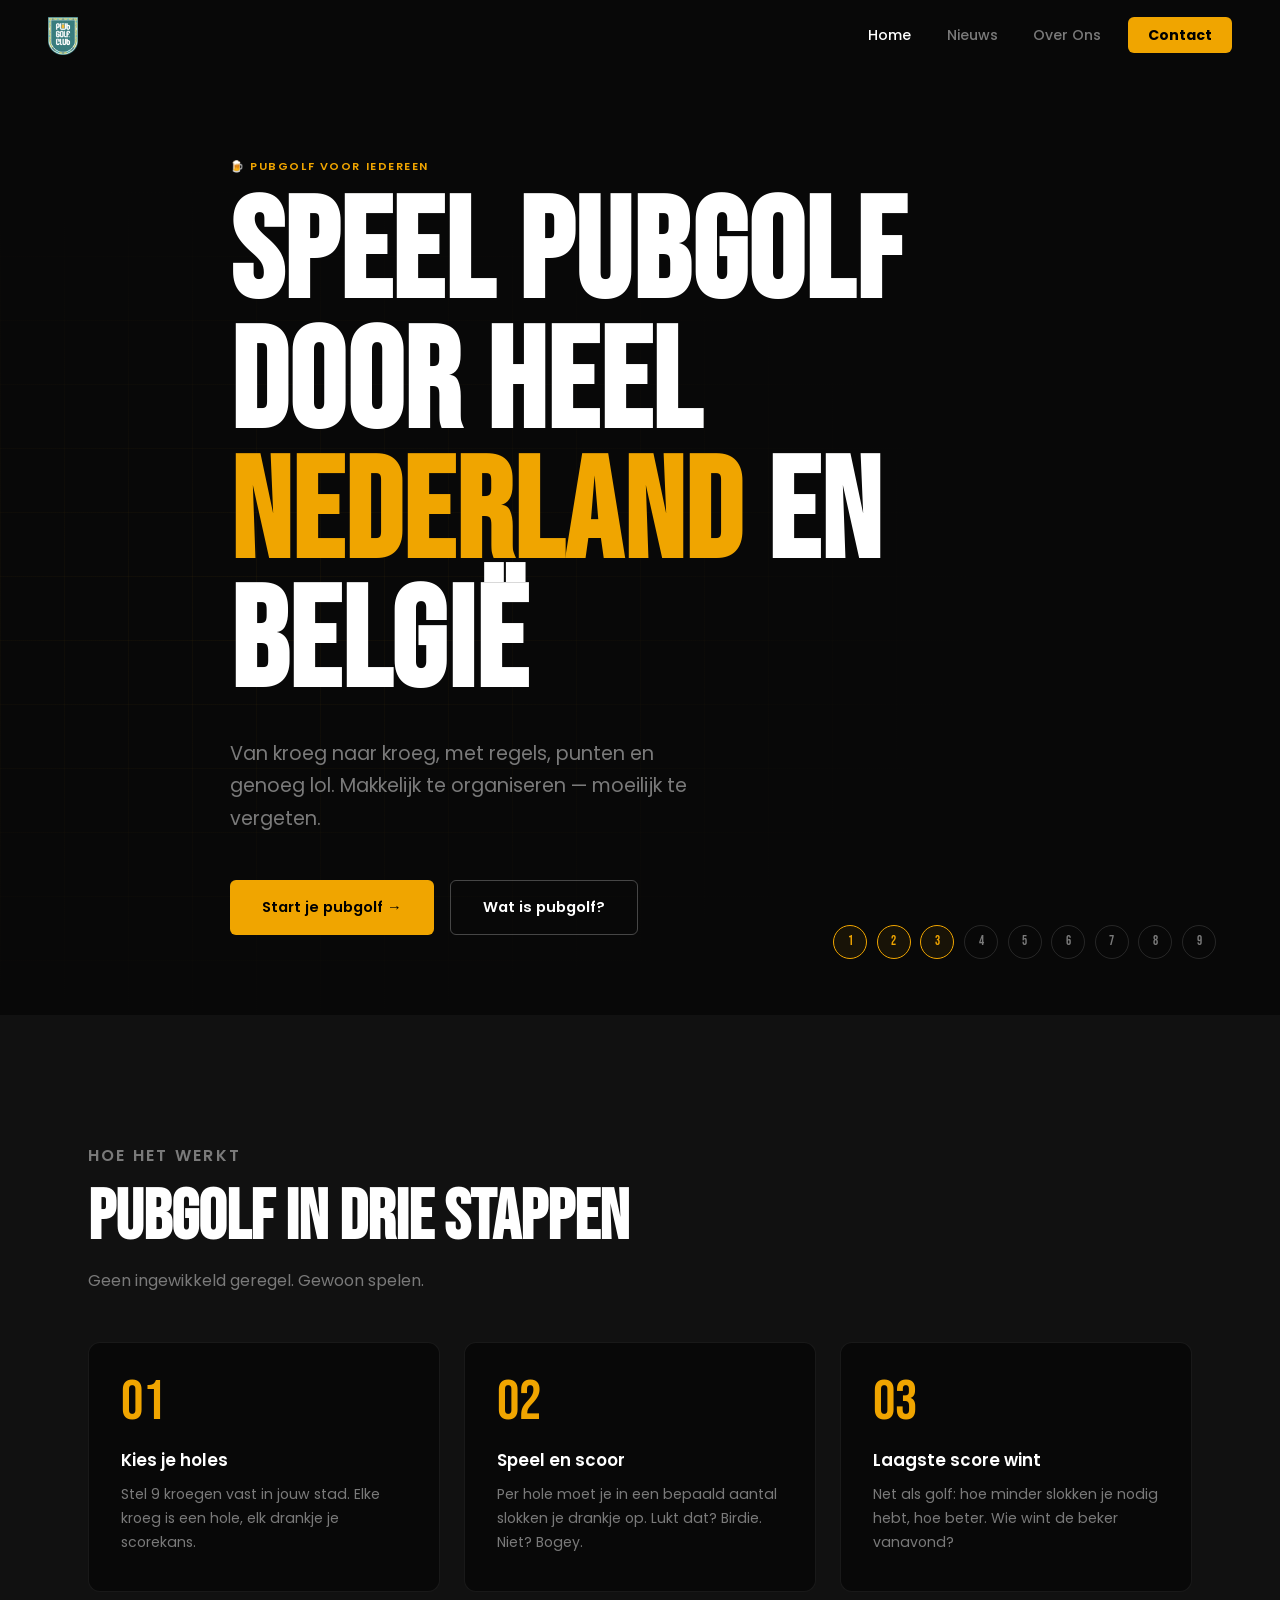
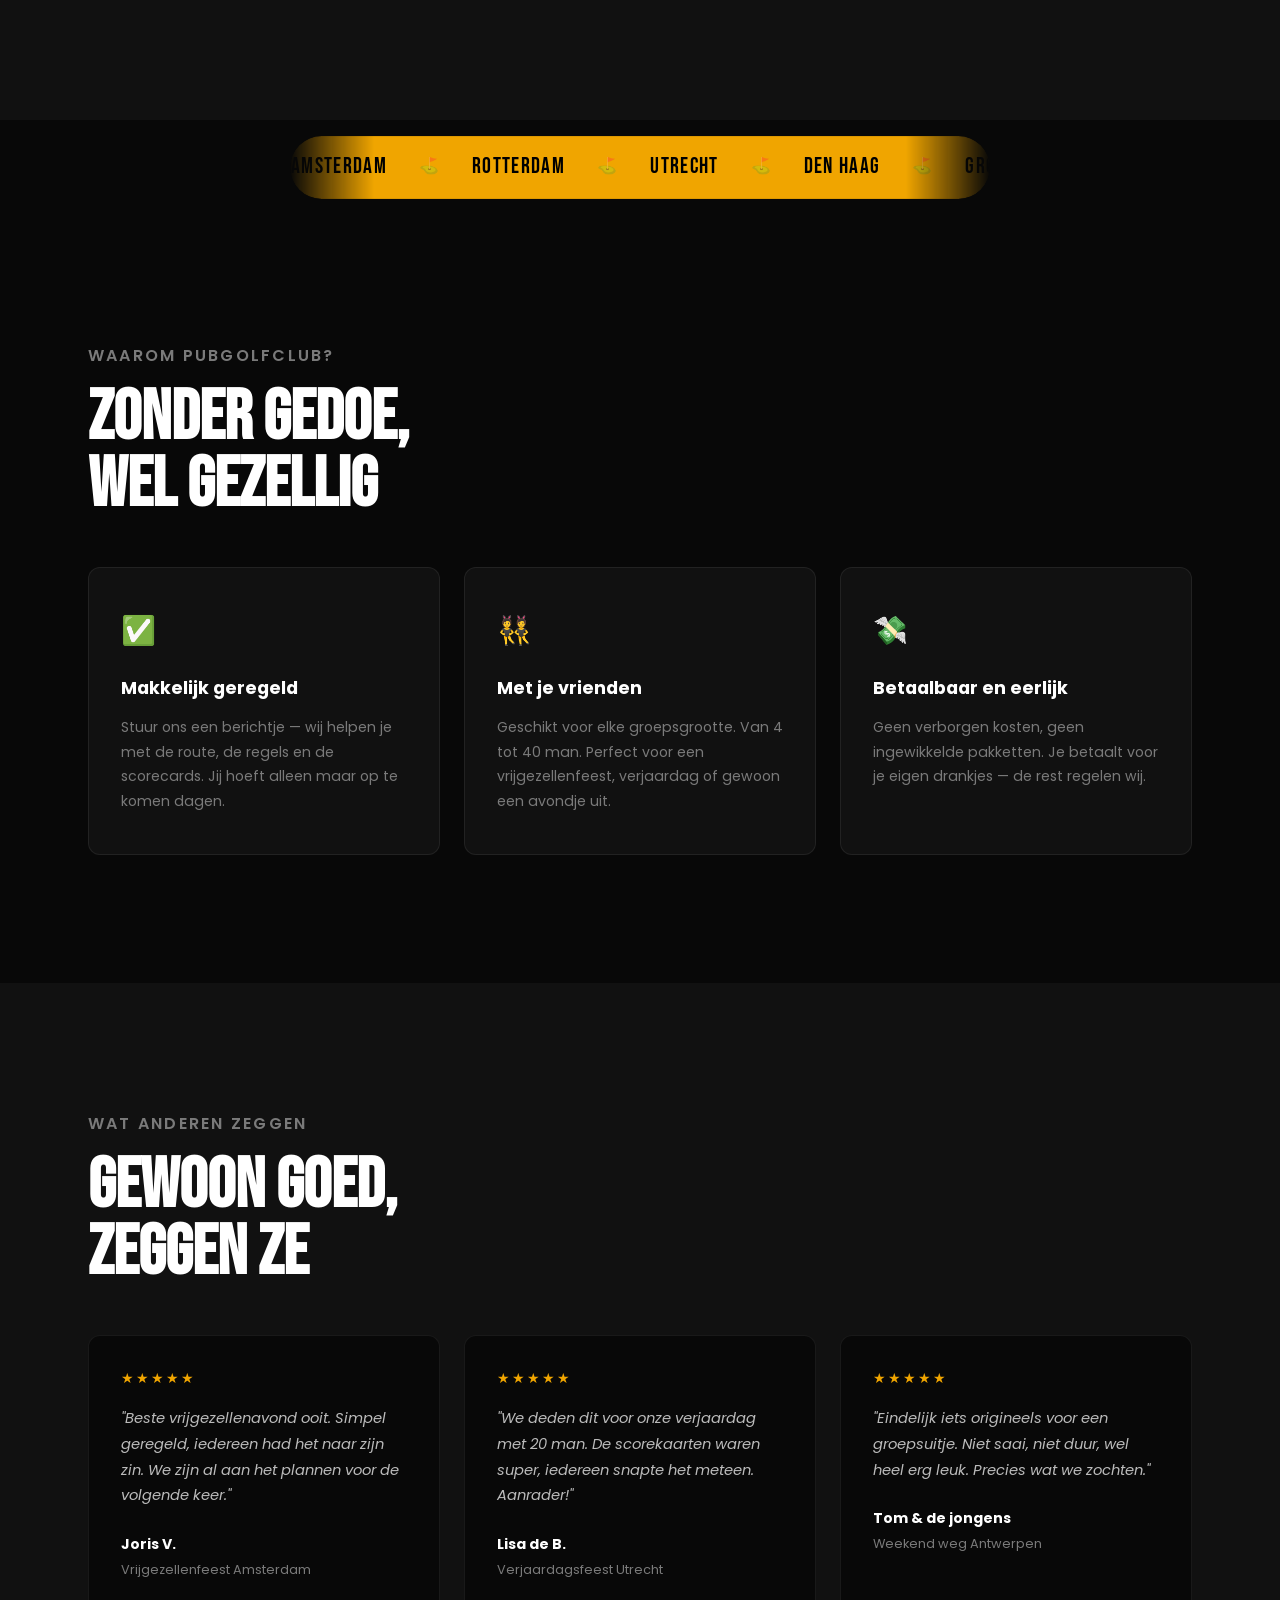
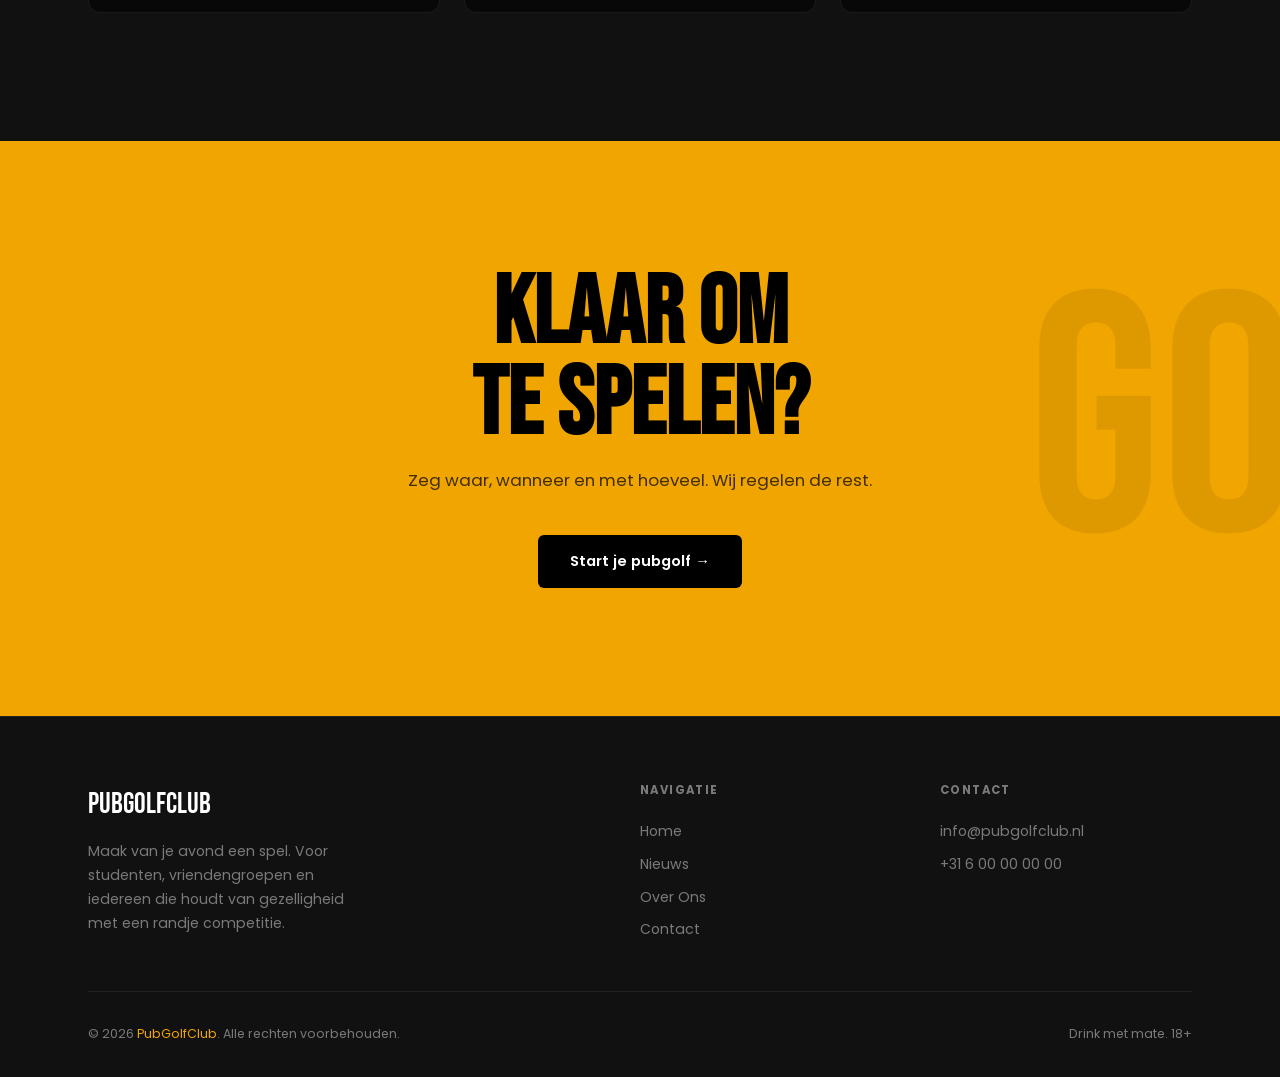
<file: index.html>
<!DOCTYPE html>
<html lang="nl">
<head>
  <meta charset="UTF-8">
  <meta name="viewport" content="width=device-width, initial-scale=1.0">
  <title>PubGolfClub — Maak van je avond een spel</title>
  <meta name="description" content="Organiseer makkelijk een pubgolf avond met je vrienden. Geen gedoe, gewoon spelen. Ideaal voor vrijgezellenfeest, verjaardag of groepsuitje.">
  <link rel="stylesheet" href="assets/css/style.css">
</head>
<body>

  <!-- ── Nav ── -->
  <nav class="nav" id="nav">
    <div class="nav__container">
      <a href="index.html" class="nav__logo">
        <img src="assets/images/pubgolf logo (1).png" alt="PubGolfClub" class="nav__logo-img"
             onerror="this.style.display='none';document.getElementById('logoText').style.display='block'">
        <span class="nav__logo-text" id="logoText" style="display:none">PubGolfClub</span>
      </a>
      <ul class="nav__links" id="navLinks">
        <li><a href="index.html"    class="nav__link">Home</a></li>
        <li><a href="nieuws.html"   class="nav__link">Nieuws</a></li>
        <li><a href="over-ons.html" class="nav__link">Over Ons</a></li>
        <li><a href="contact.html"  class="nav__link nav__link--cta">Contact</a></li>
      </ul>
      <button class="nav__hamburger" id="hamburger" aria-label="Menu openen" aria-expanded="false">
        <span></span><span></span><span></span>
      </button>
    </div>
  </nav>

  <!-- ── Hero ── -->
  <section class="hero">
    <div class="hero__deco" aria-hidden="true">9</div>
    <div class="container">
      <div class="hero__content">
        <p class="tag">🍺 Pubgolf voor iedereen</p>
        <h1 class="hero__title">
          Speel Pubgolf<br>door heel<br><em>Nederland</em> en België
        </h1>
        <p class="hero__tagline">
          Van kroeg naar kroeg, met regels, punten en genoeg lol.
          Makkelijk te organiseren — moeilijk te vergeten.
        </p>
        <div class="hero__actions">
          <a href="contact.html" class="btn btn--amber">Start je pubgolf →</a>
          <a href="over-ons.html" class="btn btn--outline">Wat is pubgolf?</a>
        </div>
      </div>
    </div>
    <div class="hero__holes" aria-hidden="true">
      <div class="hero__hole done">1</div>
      <div class="hero__hole done">2</div>
      <div class="hero__hole done">3</div>
      <div class="hero__hole">4</div>
      <div class="hero__hole">5</div>
      <div class="hero__hole">6</div>
      <div class="hero__hole">7</div>
      <div class="hero__hole">8</div>
      <div class="hero__hole">9</div>
    </div>
  </section>

  <!-- ── How it works ── -->
  <section class="how section">
    <div class="container">
      <div class="section-header fade-up">
        <p class="tag">Hoe het werkt</p>
        <h2>Pubgolf in drie stappen</h2>
        <p>Geen ingewikkeld geregel. Gewoon spelen.</p>
      </div>
      <div class="how__grid">
        <div class="how__item fade-up">
          <div class="how__num">01</div>
          <h3>Kies je holes</h3>
          <p>Stel 9 kroegen vast in jouw stad. Elke kroeg is een hole, elk drankje je scorekans.</p>
        </div>
        <div class="how__item fade-up">
          <div class="how__num">02</div>
          <h3>Speel en scoor</h3>
          <p>Per hole moet je in een bepaald aantal slokken je drankje op. Lukt dat? Birdie. Niet? Bogey.</p>
        </div>
        <div class="how__item fade-up">
          <div class="how__num">03</div>
          <h3>Laagste score wint</h3>
          <p>Net als golf: hoe minder slokken je nodig hebt, hoe beter. Wie wint de beker vanavond?</p>
        </div>
      </div>
    </div>
  </section>

  <!-- ── Infinite Slider ── -->
  <div class="slider">
    <div class="slider__track">
      <div class="slider__inner" id="sliderInner">
        <span>Amsterdam</span>
        <span class="slider__dot" aria-hidden="true">⛳</span>
        <span>Rotterdam</span>
        <span class="slider__dot" aria-hidden="true">⛳</span>
        <span>Utrecht</span>
        <span class="slider__dot" aria-hidden="true">⛳</span>
        <span>Den Haag</span>
        <span class="slider__dot" aria-hidden="true">⛳</span>
        <span>Groningen</span>
        <span class="slider__dot" aria-hidden="true">⛳</span>
        <span>Antwerpen</span>
        <span class="slider__dot" aria-hidden="true">⛳</span>
        <span>Gent</span>
        <span class="slider__dot" aria-hidden="true">⛳</span>
        <span>Eindhoven</span>
        <span class="slider__dot" aria-hidden="true">⛳</span>
        <span>Breda</span>
        <span class="slider__dot" aria-hidden="true">⛳</span>
        <span>Brussel</span>
        <span class="slider__dot" aria-hidden="true">⛳</span>
      </div>
    </div>
  </div>

  <!-- ── USP ── -->
  <section class="section">
    <div class="container">
      <div class="section-header fade-up">
        <p class="tag">Waarom PubGolfClub?</p>
        <h2>Zonder gedoe,<br>wel gezellig</h2>
      </div>
      <div class="usp__grid">
        <div class="usp__card fade-up">
          <div class="usp__icon">✅</div>
          <h3>Makkelijk geregeld</h3>
          <p>Stuur ons een berichtje — wij helpen je met de route, de regels en de scorecards. Jij hoeft alleen maar op te komen dagen.</p>
        </div>
        <div class="usp__card fade-up">
          <div class="usp__icon">👯</div>
          <h3>Met je vrienden</h3>
          <p>Geschikt voor elke groepsgrootte. Van 4 tot 40 man. Perfect voor een vrijgezellenfeest, verjaardag of gewoon een avondje uit.</p>
        </div>
        <div class="usp__card fade-up">
          <div class="usp__icon">💸</div>
          <h3>Betaalbaar en eerlijk</h3>
          <p>Geen verborgen kosten, geen ingewikkelde pakketten. Je betaalt voor je eigen drankjes — de rest regelen wij.</p>
        </div>
      </div>
    </div>
  </section>

  <!-- ── Testimonials ── -->
  <section class="testimonials section">
    <div class="container">
      <div class="section-header fade-up">
        <p class="tag">Wat anderen zeggen</p>
        <h2>Gewoon goed,<br>zeggen ze</h2>
      </div>
      <div class="testimonials__grid">
        <div class="testimonial fade-up">
          <div class="testimonial__stars">★★★★★</div>
          <p class="testimonial__text">"Beste vrijgezellenavond ooit. Simpel geregeld, iedereen had het naar zijn zin. We zijn al aan het plannen voor de volgende keer."</p>
          <div class="testimonial__author">Joris V.</div>
          <div class="testimonial__role">Vrijgezellenfeest Amsterdam</div>
        </div>
        <div class="testimonial fade-up">
          <div class="testimonial__stars">★★★★★</div>
          <p class="testimonial__text">"We deden dit voor onze verjaardag met 20 man. De scorekaarten waren super, iedereen snapte het meteen. Aanrader!"</p>
          <div class="testimonial__author">Lisa de B.</div>
          <div class="testimonial__role">Verjaardagsfeest Utrecht</div>
        </div>
        <div class="testimonial fade-up">
          <div class="testimonial__stars">★★★★★</div>
          <p class="testimonial__text">"Eindelijk iets origineels voor een groepsuitje. Niet saai, niet duur, wel heel erg leuk. Precies wat we zochten."</p>
          <div class="testimonial__author">Tom & de jongens</div>
          <div class="testimonial__role">Weekend weg Antwerpen</div>
        </div>
      </div>
    </div>
  </section>

  <!-- ── CTA Block ── -->
  <section class="cta-block">
    <h2>Klaar om<br>te spelen?</h2>
    <p>Zeg waar, wanneer en met hoeveel. Wij regelen de rest.</p>
    <a href="contact.html" class="btn btn--dark">Start je pubgolf →</a>
  </section>

  <!-- ── Footer ── -->
  <footer class="footer">
    <div class="container">
      <div class="footer__inner">
        <div class="footer__brand">
          <div class="footer__brand-name">PubGolfClub</div>
          <p>Maak van je avond een spel. Voor studenten, vriendengroepen en iedereen die houdt van gezelligheid met een randje competitie.</p>
        </div>
        <div class="footer__col">
          <h4>Navigatie</h4>
          <a href="index.html">Home</a>
          <a href="nieuws.html">Nieuws</a>
          <a href="over-ons.html">Over Ons</a>
          <a href="contact.html">Contact</a>
        </div>
        <div class="footer__col">
          <h4>Contact</h4>
          <a href="mailto:info@pubgolfclub.nl">info@pubgolfclub.nl</a>
          <a href="tel:+31600000000">+31 6 00 00 00 00</a>
        </div>
      </div>
      <div class="footer__bottom">
        <p class="footer__copy">© 2026 <span class="footer__amber">PubGolfClub</span>. Alle rechten voorbehouden.</p>
        <p class="footer__copy">Drink met mate. 18+</p>
      </div>
    </div>
  </footer>

  <script src="assets/js/main.js"></script>
</body>
</html>
</file>
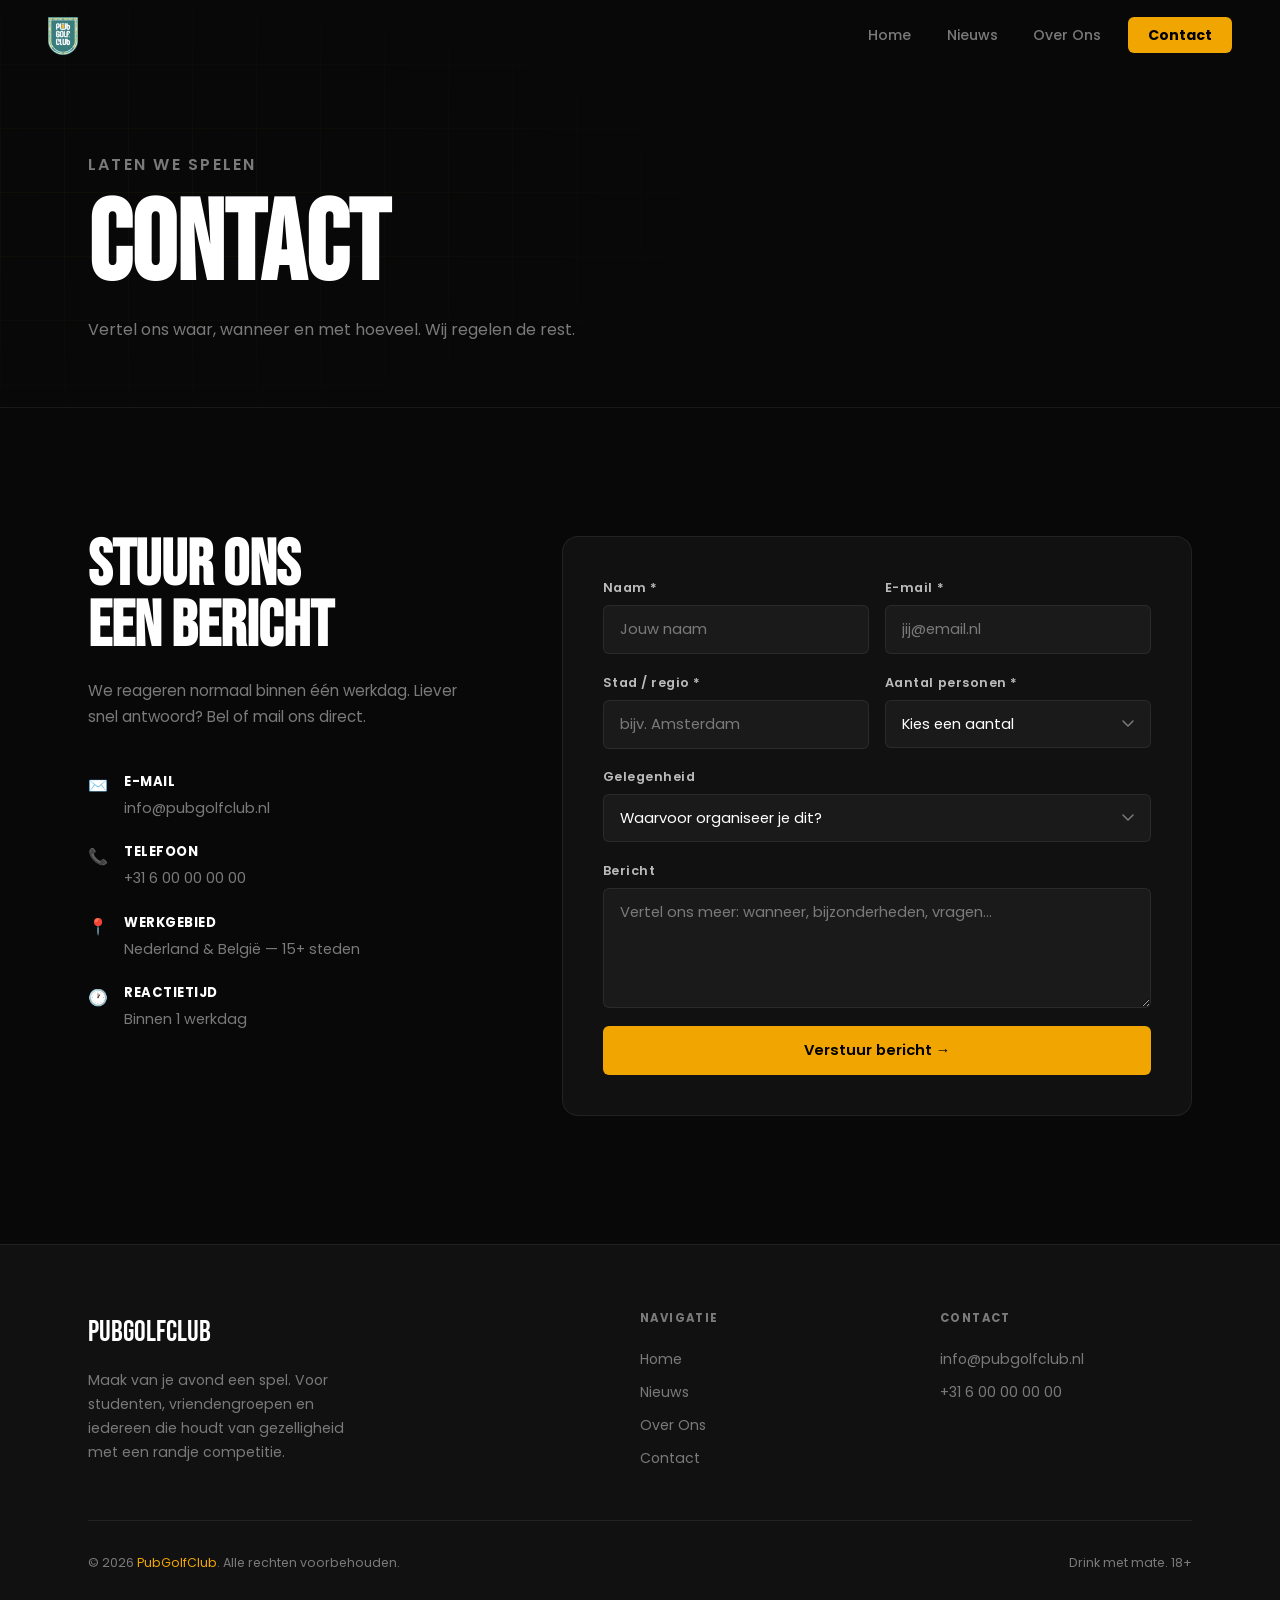
<file: contact.html>
<!DOCTYPE html>
<html lang="nl">
<head>
  <meta charset="UTF-8">
  <meta name="viewport" content="width=device-width, initial-scale=1.0">
  <title>Contact — PubGolfClub</title>
  <meta name="description" content="Neem contact op met PubGolfClub. Vertel ons waar, wanneer en met hoeveel jullie willen spelen.">
  <link rel="stylesheet" href="assets/css/style.css">
</head>
<body>

  <!-- ── Nav ── -->
  <nav class="nav" id="nav">
    <div class="nav__container">
      <a href="index.html" class="nav__logo">
        <img src="assets/images/pubgolf logo (1).png" alt="PubGolfClub" class="nav__logo-img"
             onerror="this.style.display='none';document.getElementById('logoText').style.display='block'">
        <span class="nav__logo-text" id="logoText" style="display:none">PubGolfClub</span>
      </a>
      <ul class="nav__links" id="navLinks">
        <li><a href="index.html"    class="nav__link">Home</a></li>
        <li><a href="nieuws.html"   class="nav__link">Nieuws</a></li>
        <li><a href="over-ons.html" class="nav__link">Over Ons</a></li>
        <li><a href="contact.html"  class="nav__link nav__link--cta">Contact</a></li>
      </ul>
      <button class="nav__hamburger" id="hamburger" aria-label="Menu openen" aria-expanded="false">
        <span></span><span></span><span></span>
      </button>
    </div>
  </nav>

  <!-- ── Page Hero ── -->
  <section class="page-hero">
    <div class="container">
      <p class="tag">Laten we spelen</p>
      <h1>Contact</h1>
      <p>Vertel ons waar, wanneer en met hoeveel. Wij regelen de rest.</p>
    </div>
  </section>

  <!-- ── Contact Layout ── -->
  <section class="section">
    <div class="container">
      <div class="contact-layout">

        <!-- Info -->
        <div class="contact-info fade-up">
          <h2>Stuur ons<br>een bericht</h2>
          <p>
            We reageren normaal binnen één werkdag.
            Liever snel antwoord? Bel of mail ons direct.
          </p>
          <div class="contact-details">
            <div class="contact-detail">
              <div class="contact-detail__icon">✉️</div>
              <div>
                <strong>E-mail</strong>
                <span><a href="mailto:info@pubgolfclub.nl" style="color:inherit">info@pubgolfclub.nl</a></span>
              </div>
            </div>
            <div class="contact-detail">
              <div class="contact-detail__icon">📞</div>
              <div>
                <strong>Telefoon</strong>
                <span><a href="tel:+31600000000" style="color:inherit">+31 6 00 00 00 00</a></span>
              </div>
            </div>
            <div class="contact-detail">
              <div class="contact-detail__icon">📍</div>
              <div>
                <strong>Werkgebied</strong>
                <span>Nederland & België — 15+ steden</span>
              </div>
            </div>
            <div class="contact-detail">
              <div class="contact-detail__icon">🕐</div>
              <div>
                <strong>Reactietijd</strong>
                <span>Binnen 1 werkdag</span>
              </div>
            </div>
          </div>
        </div>

        <!-- Form -->
        <div class="contact-form fade-up">
          <div class="form-success" id="formSuccess">
            ✅ Bericht verzonden! We nemen zo snel mogelijk contact op.
          </div>

          <!-- Netlify Forms: data-netlify="true" zorgt voor automatische verwerking -->
          <form
            id="contactForm"
            name="contact"
            method="POST"
            data-netlify="true"
            netlify-honeypot="bot-field"
          >
            <!-- Netlify hidden fields -->
            <input type="hidden" name="form-name" value="contact">
            <p style="display:none">
              <label>Laat dit leeg: <input name="bot-field"></label>
            </p>

            <div class="form-row">
              <div class="form-group">
                <label for="naam">Naam *</label>
                <input type="text" id="naam" name="naam" placeholder="Jouw naam" required>
              </div>
              <div class="form-group">
                <label for="email">E-mail *</label>
                <input type="email" id="email" name="email" placeholder="jij@email.nl" required>
              </div>
            </div>

            <div class="form-row">
              <div class="form-group">
                <label for="stad">Stad / regio *</label>
                <input type="text" id="stad" name="stad" placeholder="bijv. Amsterdam" required>
              </div>
              <div class="form-group">
                <label for="personen">Aantal personen *</label>
                <select id="personen" name="personen" required>
                  <option value="" disabled selected>Kies een aantal</option>
                  <option value="2-5">2 – 5 personen</option>
                  <option value="6-10">6 – 10 personen</option>
                  <option value="11-20">11 – 20 personen</option>
                  <option value="21-40">21 – 40 personen</option>
                  <option value="40+">40+ personen</option>
                </select>
              </div>
            </div>

            <div class="form-group">
              <label for="gelegenheid">Gelegenheid</label>
              <select id="gelegenheid" name="gelegenheid">
                <option value="" disabled selected>Waarvoor organiseer je dit?</option>
                <option value="vrijgezellenfeest">Vrijgezellenfeest</option>
                <option value="verjaardag">Verjaardag</option>
                <option value="weekendweg">Weekend weg</option>
                <option value="groepsuitje">Groepsuitje</option>
                <option value="studentenvereniging">Studentenvereniging</option>
                <option value="anders">Anders</option>
              </select>
            </div>

            <div class="form-group">
              <label for="bericht">Bericht</label>
              <textarea id="bericht" name="bericht" placeholder="Vertel ons meer: wanneer, bijzonderheden, vragen…"></textarea>
            </div>

            <button type="submit" class="btn btn--amber" id="submitBtn" style="width:100%; justify-content:center">
              Verstuur bericht →
            </button>
          </form>
        </div>

      </div>
    </div>
  </section>

  <!-- ── Footer ── -->
  <footer class="footer">
    <div class="container">
      <div class="footer__inner">
        <div class="footer__brand">
          <div class="footer__brand-name">PubGolfClub</div>
          <p>Maak van je avond een spel. Voor studenten, vriendengroepen en iedereen die houdt van gezelligheid met een randje competitie.</p>
        </div>
        <div class="footer__col">
          <h4>Navigatie</h4>
          <a href="index.html">Home</a>
          <a href="nieuws.html">Nieuws</a>
          <a href="over-ons.html">Over Ons</a>
          <a href="contact.html">Contact</a>
        </div>
        <div class="footer__col">
          <h4>Contact</h4>
          <a href="mailto:info@pubgolfclub.nl">info@pubgolfclub.nl</a>
          <a href="tel:+31600000000">+31 6 00 00 00 00</a>
        </div>
      </div>
      <div class="footer__bottom">
        <p class="footer__copy">© 2026 <span class="footer__amber">PubGolfClub</span>. Alle rechten voorbehouden.</p>
        <p class="footer__copy">Drink met mate. 18+</p>
      </div>
    </div>
  </footer>

  <script src="assets/js/main.js"></script>
</body>
</html>
</file>
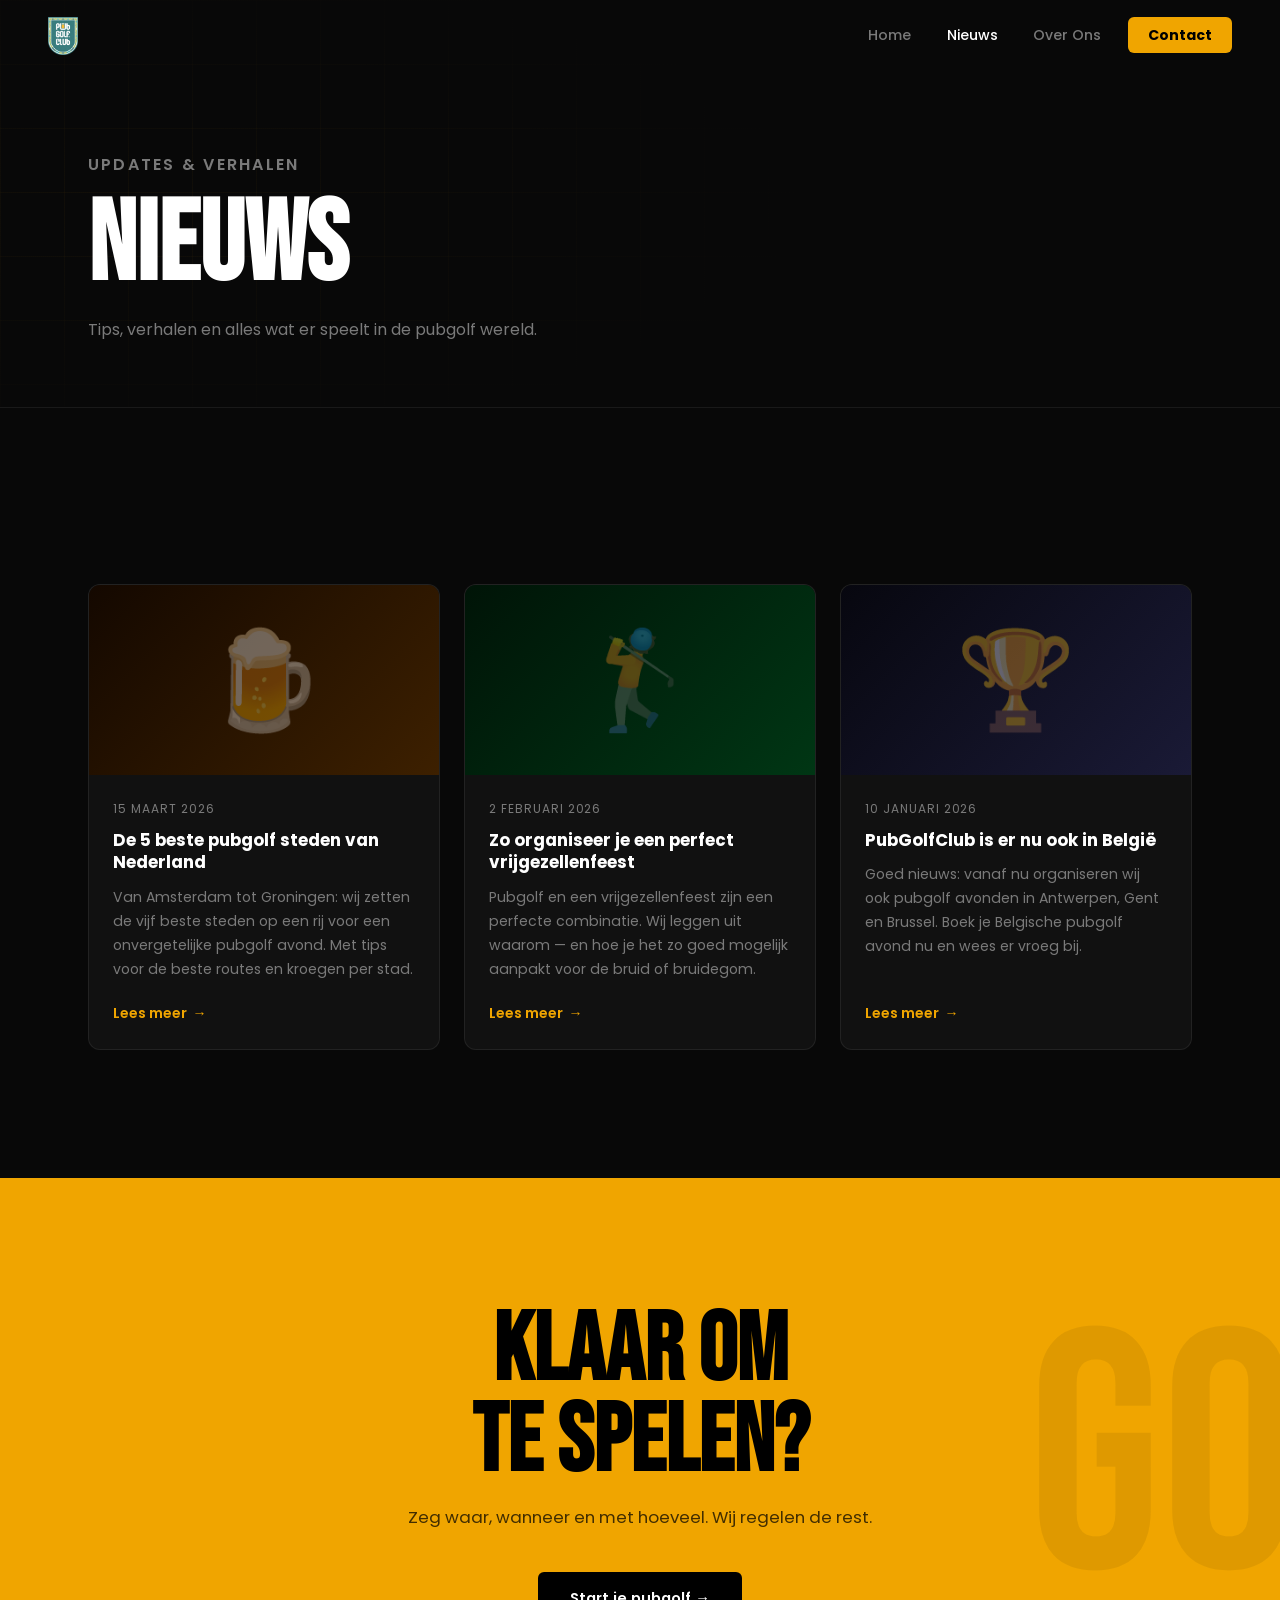
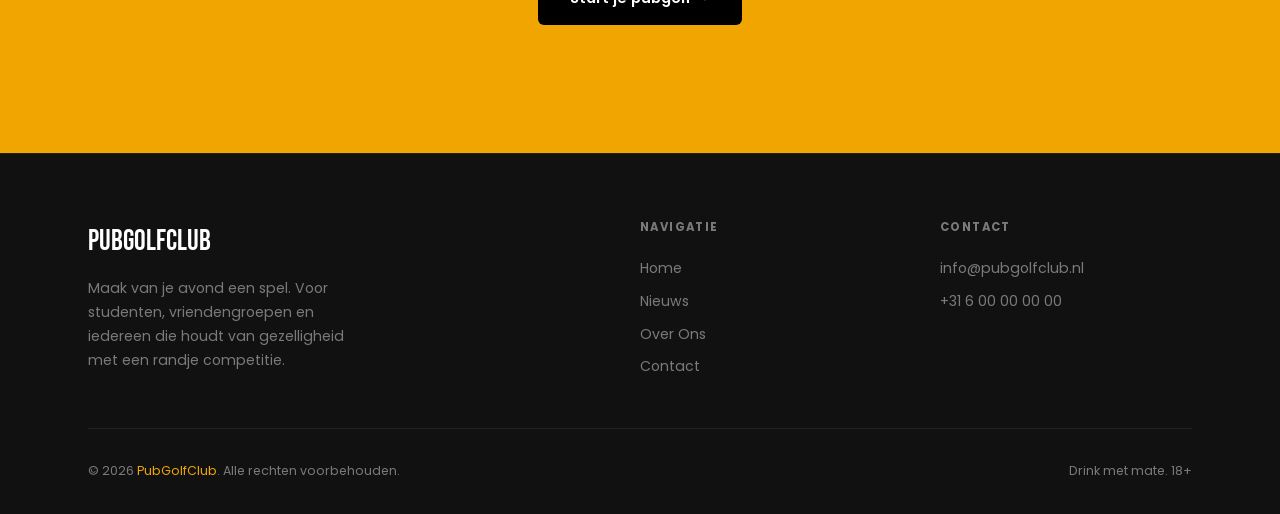
<file: nieuws.html>
<!DOCTYPE html>
<html lang="nl">
<head>
  <meta charset="UTF-8">
  <meta name="viewport" content="width=device-width, initial-scale=1.0">
  <title>Nieuws — PubGolfClub</title>
  <meta name="description" content="Het laatste nieuws van PubGolfClub. Tips, verhalen en updates uit de pubgolf wereld.">
  <link rel="stylesheet" href="assets/css/style.css">
</head>
<body>

  <!-- ── Nav ── -->
  <nav class="nav" id="nav">
    <div class="nav__container">
      <a href="index.html" class="nav__logo">
        <img src="assets/images/pubgolf logo (1).png" alt="PubGolfClub" class="nav__logo-img"
             onerror="this.style.display='none';document.getElementById('logoText').style.display='block'">
        <span class="nav__logo-text" id="logoText" style="display:none">PubGolfClub</span>
      </a>
      <ul class="nav__links" id="navLinks">
        <li><a href="index.html"    class="nav__link">Home</a></li>
        <li><a href="nieuws.html"   class="nav__link">Nieuws</a></li>
        <li><a href="over-ons.html" class="nav__link">Over Ons</a></li>
        <li><a href="contact.html"  class="nav__link nav__link--cta">Contact</a></li>
      </ul>
      <button class="nav__hamburger" id="hamburger" aria-label="Menu openen" aria-expanded="false">
        <span></span><span></span><span></span>
      </button>
    </div>
  </nav>

  <!-- ── Page Hero ── -->
  <section class="page-hero">
    <div class="container">
      <p class="tag">Updates & Verhalen</p>
      <h1>Nieuws</h1>
      <p>Tips, verhalen en alles wat er speelt in de pubgolf wereld.</p>
    </div>
  </section>

  <!-- ── News Grid ── -->
  <section class="section">
    <div class="container">
      <div class="news__grid">

        <article class="news-card fade-up">
          <div class="news-card__visual news-card__visual--1">
            <div class="visual-deco">🍺</div>
          </div>
          <div class="news-card__body">
            <div class="news-card__date">15 maart 2026</div>
            <h2 class="news-card__title">De 5 beste pubgolf steden van Nederland</h2>
            <p class="news-card__intro">Van Amsterdam tot Groningen: wij zetten de vijf beste steden op een rij voor een onvergetelijke pubgolf avond. Met tips voor de beste routes en kroegen per stad.</p>
            <a href="#" class="news-card__link">Lees meer</a>
          </div>
        </article>

        <article class="news-card fade-up">
          <div class="news-card__visual news-card__visual--2">
            <div class="visual-deco">🏌️</div>
          </div>
          <div class="news-card__body">
            <div class="news-card__date">2 februari 2026</div>
            <h2 class="news-card__title">Zo organiseer je een perfect vrijgezellenfeest</h2>
            <p class="news-card__intro">Pubgolf en een vrijgezellenfeest zijn een perfecte combinatie. Wij leggen uit waarom — en hoe je het zo goed mogelijk aanpakt voor de bruid of bruidegom.</p>
            <a href="#" class="news-card__link">Lees meer</a>
          </div>
        </article>

        <article class="news-card fade-up">
          <div class="news-card__visual news-card__visual--3">
            <div class="visual-deco">🏆</div>
          </div>
          <div class="news-card__body">
            <div class="news-card__date">10 januari 2026</div>
            <h2 class="news-card__title">PubGolfClub is er nu ook in België</h2>
            <p class="news-card__intro">Goed nieuws: vanaf nu organiseren wij ook pubgolf avonden in Antwerpen, Gent en Brussel. Boek je Belgische pubgolf avond nu en wees er vroeg bij.</p>
            <a href="#" class="news-card__link">Lees meer</a>
          </div>
        </article>

      </div>
    </div>
  </section>

  <!-- ── CTA Block ── -->
  <section class="cta-block">
    <h2>Klaar om<br>te spelen?</h2>
    <p>Zeg waar, wanneer en met hoeveel. Wij regelen de rest.</p>
    <a href="contact.html" class="btn btn--dark">Start je pubgolf →</a>
  </section>

  <!-- ── Footer ── -->
  <footer class="footer">
    <div class="container">
      <div class="footer__inner">
        <div class="footer__brand">
          <div class="footer__brand-name">PubGolfClub</div>
          <p>Maak van je avond een spel. Voor studenten, vriendengroepen en iedereen die houdt van gezelligheid met een randje competitie.</p>
        </div>
        <div class="footer__col">
          <h4>Navigatie</h4>
          <a href="index.html">Home</a>
          <a href="nieuws.html">Nieuws</a>
          <a href="over-ons.html">Over Ons</a>
          <a href="contact.html">Contact</a>
        </div>
        <div class="footer__col">
          <h4>Contact</h4>
          <a href="mailto:info@pubgolfclub.nl">info@pubgolfclub.nl</a>
          <a href="tel:+31600000000">+31 6 00 00 00 00</a>
        </div>
      </div>
      <div class="footer__bottom">
        <p class="footer__copy">© 2026 <span class="footer__amber">PubGolfClub</span>. Alle rechten voorbehouden.</p>
        <p class="footer__copy">Drink met mate. 18+</p>
      </div>
    </div>
  </footer>

  <script src="assets/js/main.js"></script>
</body>
</html>
</file>
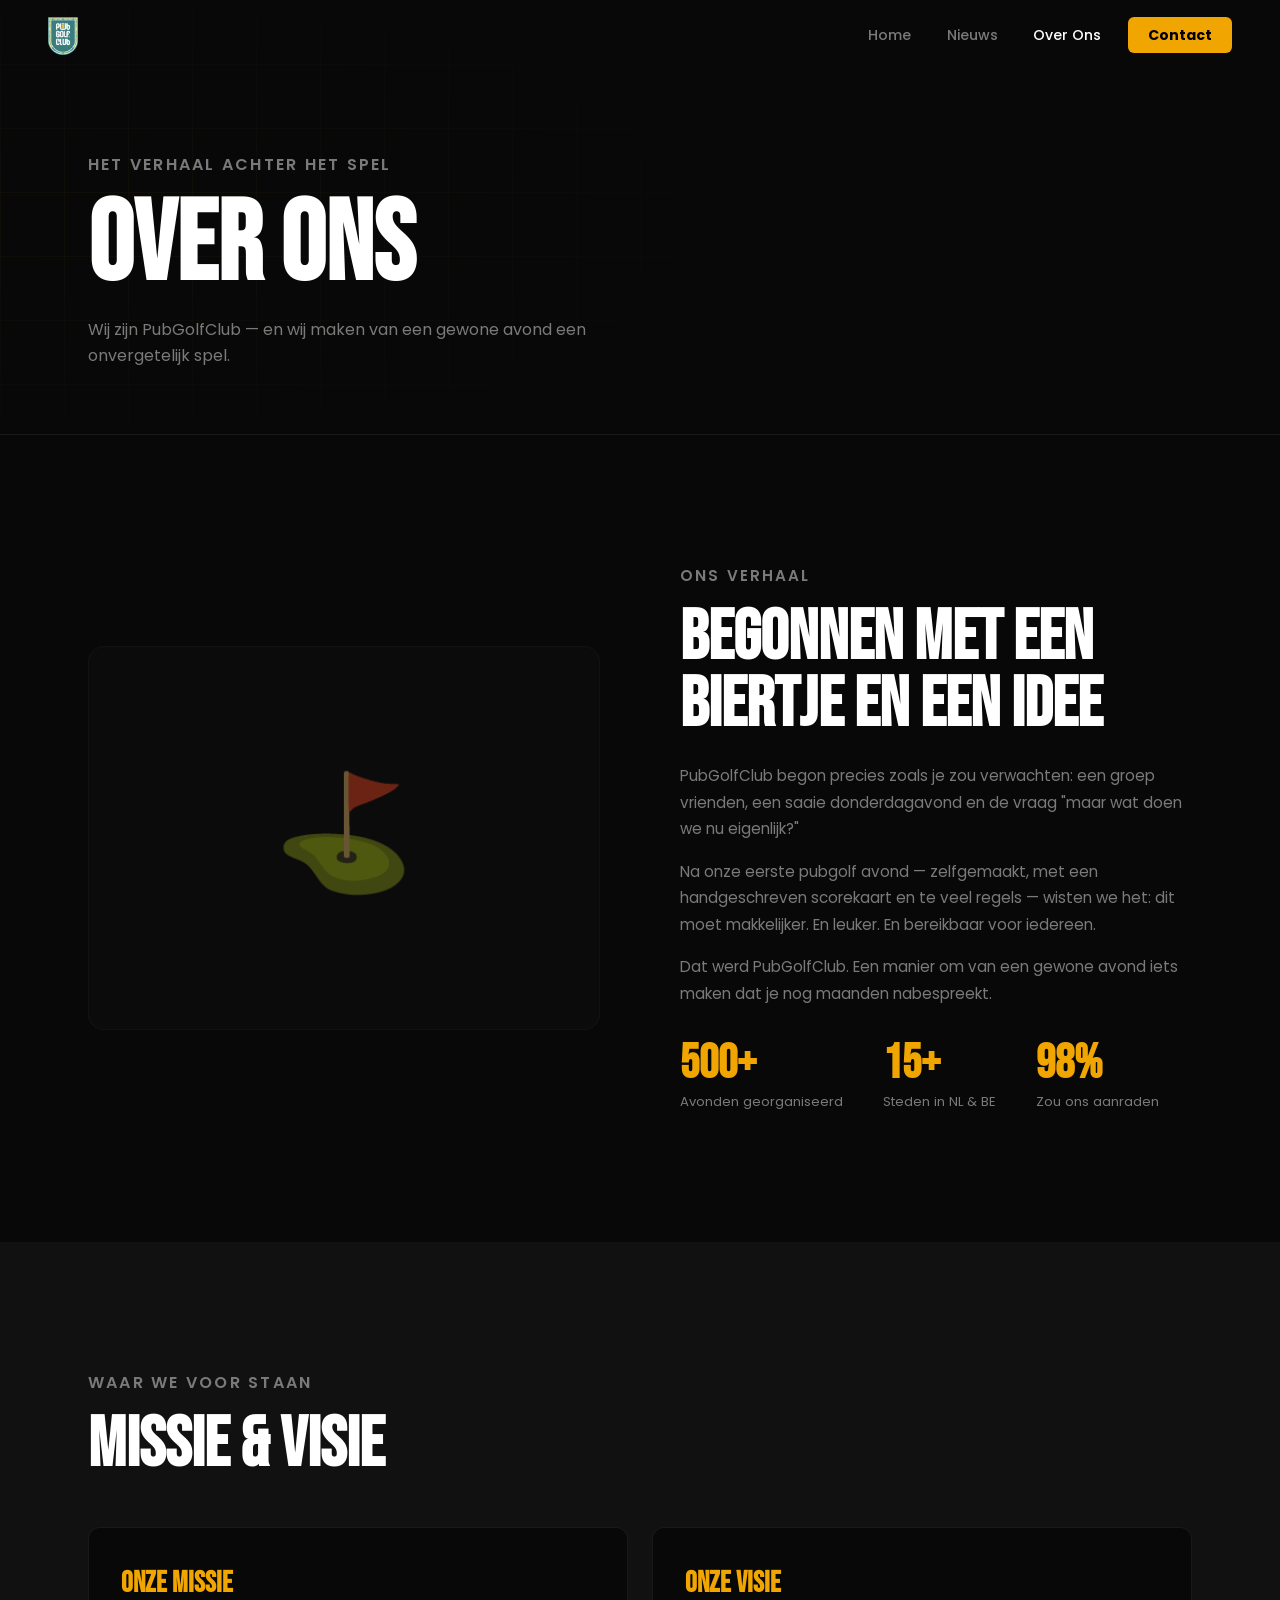
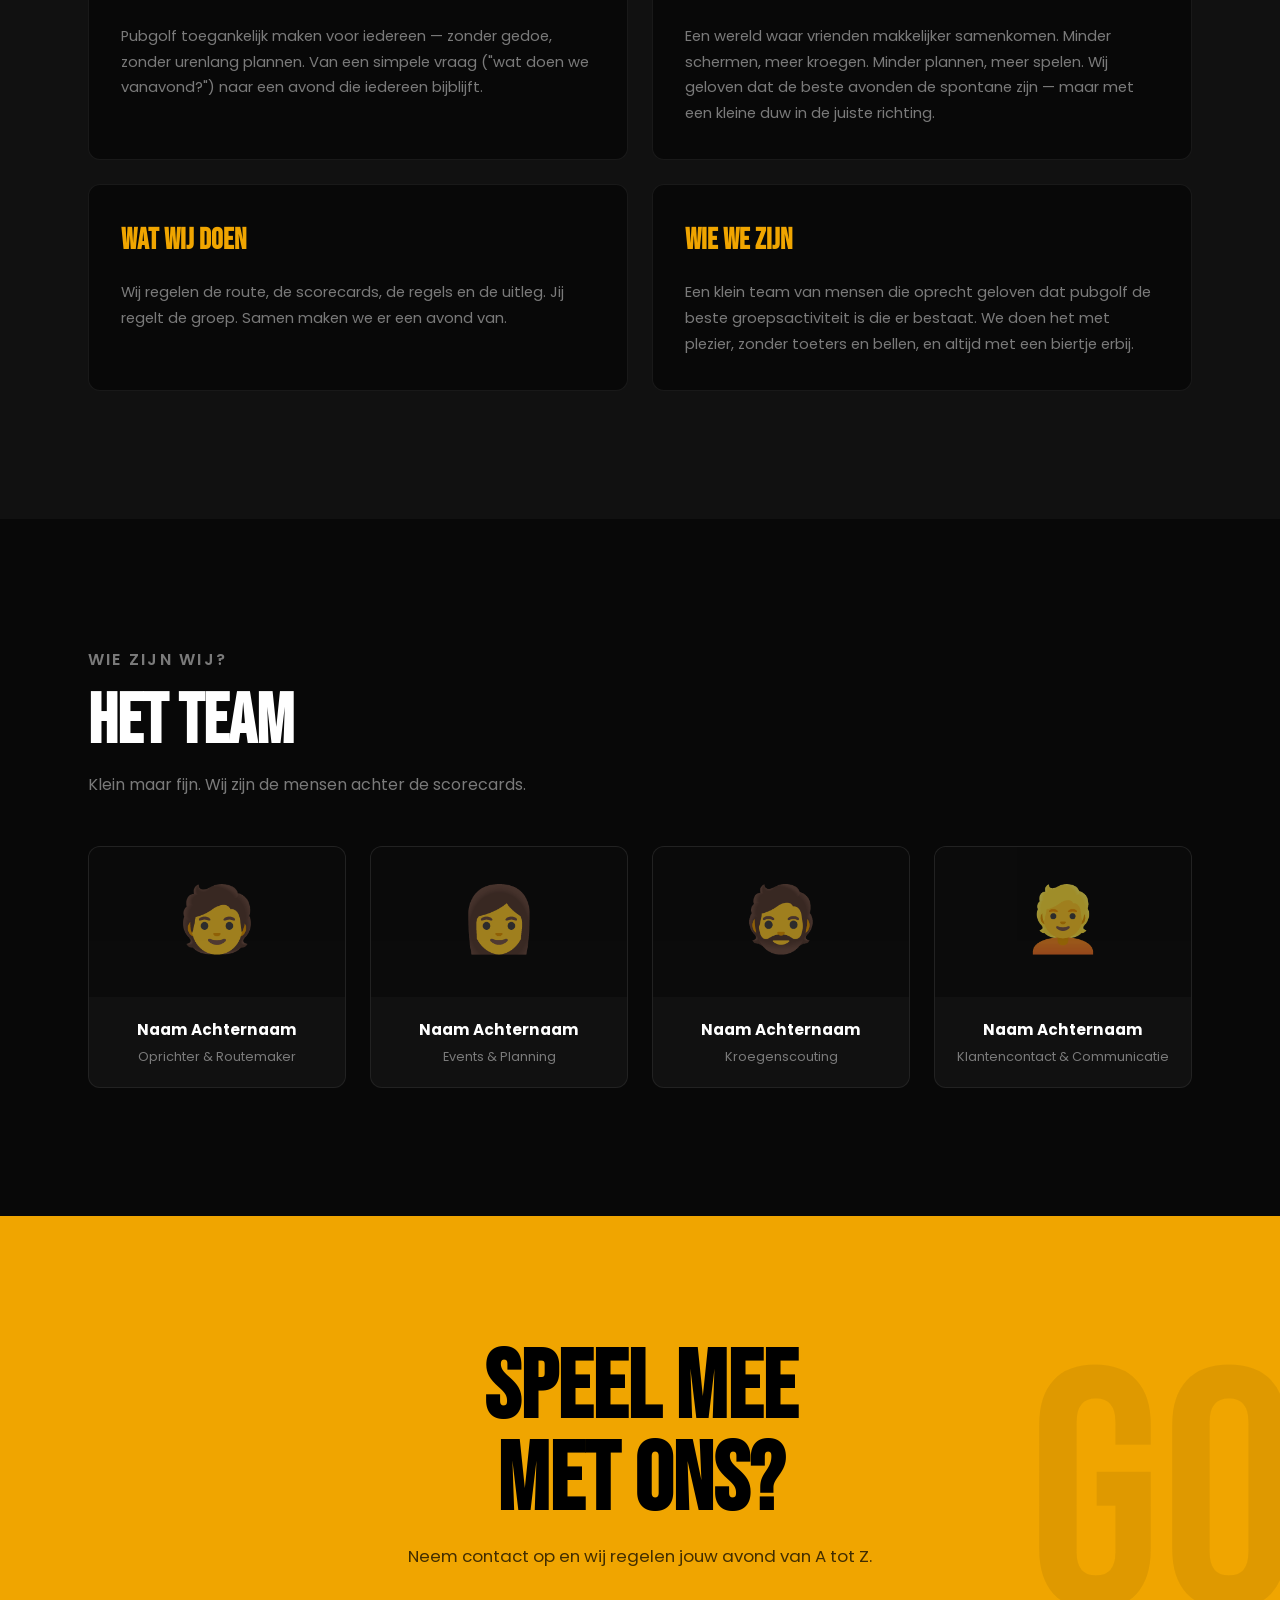
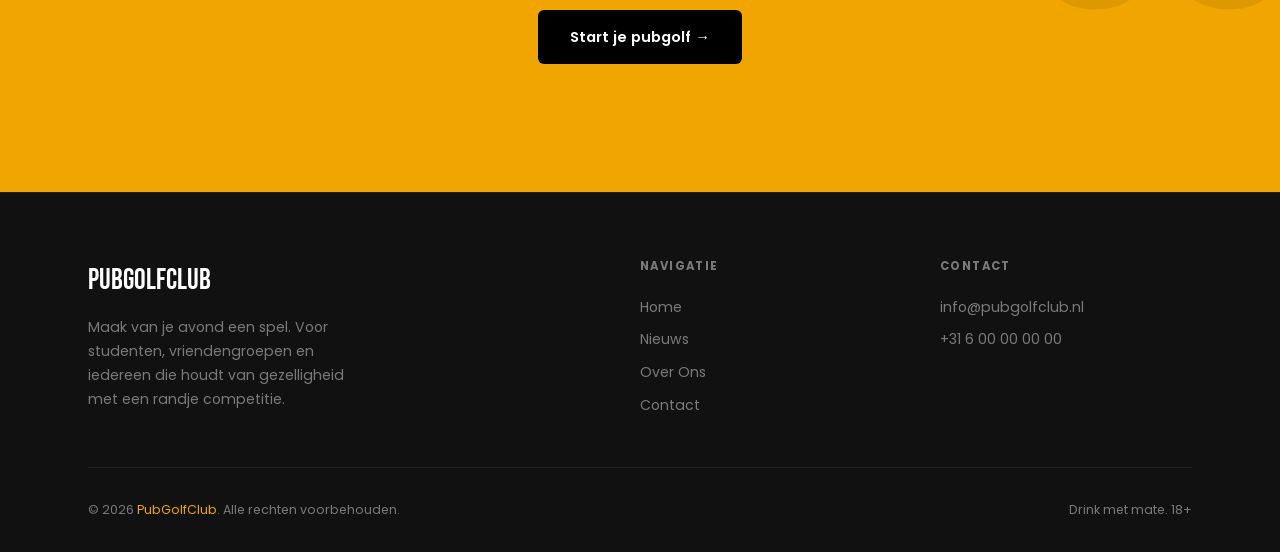
<file: over-ons.html>
<!DOCTYPE html>
<html lang="nl">
<head>
  <meta charset="UTF-8">
  <meta name="viewport" content="width=device-width, initial-scale=1.0">
  <title>Over Ons — PubGolfClub</title>
  <meta name="description" content="Wie zijn wij? Het verhaal achter PubGolfClub — de mensen die van pubgolf hun werk maken.">
  <link rel="stylesheet" href="assets/css/style.css">
</head>
<body>

  <!-- ── Nav ── -->
  <nav class="nav" id="nav">
    <div class="nav__container">
      <a href="index.html" class="nav__logo">
        <img src="assets/images/pubgolf logo (1).png" alt="PubGolfClub" class="nav__logo-img"
             onerror="this.style.display='none';document.getElementById('logoText').style.display='block'">
        <span class="nav__logo-text" id="logoText" style="display:none">PubGolfClub</span>
      </a>
      <ul class="nav__links" id="navLinks">
        <li><a href="index.html"    class="nav__link">Home</a></li>
        <li><a href="nieuws.html"   class="nav__link">Nieuws</a></li>
        <li><a href="over-ons.html" class="nav__link">Over Ons</a></li>
        <li><a href="contact.html"  class="nav__link nav__link--cta">Contact</a></li>
      </ul>
      <button class="nav__hamburger" id="hamburger" aria-label="Menu openen" aria-expanded="false">
        <span></span><span></span><span></span>
      </button>
    </div>
  </nav>

  <!-- ── Page Hero ── -->
  <section class="page-hero">
    <div class="container">
      <p class="tag">Het verhaal achter het spel</p>
      <h1>Over Ons</h1>
      <p>Wij zijn PubGolfClub — en wij maken van een gewone avond een onvergetelijk spel.</p>
    </div>
  </section>

  <!-- ── Intro + Stats ── -->
  <section class="section">
    <div class="container">
      <div class="about-intro">
        <div class="about-intro__visual" aria-hidden="true">⛳</div>
        <div class="about-intro__text">
          <div class="section-header fade-up">
            <p class="tag">Ons verhaal</p>
            <h2>Begonnen met een biertje en een idee</h2>
          </div>
          <p class="fade-up">PubGolfClub begon precies zoals je zou verwachten: een groep vrienden, een saaie donderdagavond en de vraag "maar wat doen we nu eigenlijk?"</p>
          <p class="fade-up">Na onze eerste pubgolf avond — zelfgemaakt, met een handgeschreven scorekaart en te veel regels — wisten we het: dit moet makkelijker. En leuker. En bereikbaar voor iedereen.</p>
          <p class="fade-up">Dat werd PubGolfClub. Een manier om van een gewone avond iets maken dat je nog maanden nabespreekt.</p>
          <div class="about-stats fade-up">
            <div class="about-stat">
              <strong>500+</strong>
              <span>Avonden georganiseerd</span>
            </div>
            <div class="about-stat">
              <strong>15+</strong>
              <span>Steden in NL & BE</span>
            </div>
            <div class="about-stat">
              <strong>98%</strong>
              <span>Zou ons aanraden</span>
            </div>
          </div>
        </div>
      </div>
    </div>
  </section>

  <!-- ── Missie & Visie ── -->
  <section class="mission section">
    <div class="container">
      <div class="section-header fade-up">
        <p class="tag">Waar we voor staan</p>
        <h2>Missie & Visie</h2>
      </div>
      <div class="mission__grid">
        <div class="mission__item fade-up">
          <h3>Onze Missie</h3>
          <p>Pubgolf toegankelijk maken voor iedereen — zonder gedoe, zonder urenlang plannen. Van een simpele vraag ("wat doen we vanavond?") naar een avond die iedereen bijblijft.</p>
        </div>
        <div class="mission__item fade-up">
          <h3>Onze Visie</h3>
          <p>Een wereld waar vrienden makkelijker samenkomen. Minder schermen, meer kroegen. Minder plannen, meer spelen. Wij geloven dat de beste avonden de spontane zijn — maar met een kleine duw in de juiste richting.</p>
        </div>
        <div class="mission__item fade-up">
          <h3>Wat wij doen</h3>
          <p>Wij regelen de route, de scorecards, de regels en de uitleg. Jij regelt de groep. Samen maken we er een avond van.</p>
        </div>
        <div class="mission__item fade-up">
          <h3>Wie we zijn</h3>
          <p>Een klein team van mensen die oprecht geloven dat pubgolf de beste groepsactiviteit is die er bestaat. We doen het met plezier, zonder toeters en bellen, en altijd met een biertje erbij.</p>
        </div>
      </div>
    </div>
  </section>

  <!-- ── Team ── -->
  <section class="section">
    <div class="container">
      <div class="section-header fade-up">
        <p class="tag">Wie zijn wij?</p>
        <h2>Het team</h2>
        <p>Klein maar fijn. Wij zijn de mensen achter de scorecards.</p>
      </div>
      <div class="team__grid">
        <div class="team-card fade-up">
          <div class="team-card__avatar" aria-hidden="true">🧑</div>
          <div class="team-card__info">
            <div class="team-card__name">Naam Achternaam</div>
            <div class="team-card__role">Oprichter & Routemaker</div>
          </div>
        </div>
        <div class="team-card fade-up">
          <div class="team-card__avatar" aria-hidden="true">👩</div>
          <div class="team-card__info">
            <div class="team-card__name">Naam Achternaam</div>
            <div class="team-card__role">Events & Planning</div>
          </div>
        </div>
        <div class="team-card fade-up">
          <div class="team-card__avatar" aria-hidden="true">🧔</div>
          <div class="team-card__info">
            <div class="team-card__name">Naam Achternaam</div>
            <div class="team-card__role">Kroegenscouting</div>
          </div>
        </div>
        <div class="team-card fade-up">
          <div class="team-card__avatar" aria-hidden="true">👱</div>
          <div class="team-card__info">
            <div class="team-card__name">Naam Achternaam</div>
            <div class="team-card__role">Klantencontact & Communicatie</div>
          </div>
        </div>
      </div>
    </div>
  </section>

  <!-- ── CTA Block ── -->
  <section class="cta-block">
    <h2>Speel mee<br>met ons?</h2>
    <p>Neem contact op en wij regelen jouw avond van A tot Z.</p>
    <a href="contact.html" class="btn btn--dark">Start je pubgolf →</a>
  </section>

  <!-- ── Footer ── -->
  <footer class="footer">
    <div class="container">
      <div class="footer__inner">
        <div class="footer__brand">
          <div class="footer__brand-name">PubGolfClub</div>
          <p>Maak van je avond een spel. Voor studenten, vriendengroepen en iedereen die houdt van gezelligheid met een randje competitie.</p>
        </div>
        <div class="footer__col">
          <h4>Navigatie</h4>
          <a href="index.html">Home</a>
          <a href="nieuws.html">Nieuws</a>
          <a href="over-ons.html">Over Ons</a>
          <a href="contact.html">Contact</a>
        </div>
        <div class="footer__col">
          <h4>Contact</h4>
          <a href="mailto:info@pubgolfclub.nl">info@pubgolfclub.nl</a>
          <a href="tel:+31600000000">+31 6 00 00 00 00</a>
        </div>
      </div>
      <div class="footer__bottom">
        <p class="footer__copy">© 2026 <span class="footer__amber">PubGolfClub</span>. Alle rechten voorbehouden.</p>
        <p class="footer__copy">Drink met mate. 18+</p>
      </div>
    </div>
  </footer>

  <script src="assets/js/main.js"></script>
</body>
</html>
</file>
<file: assets/css/style.css>
/* ============================================================
   PubGolfClub — Stylesheet
   ============================================================ */

@import url('https://fonts.googleapis.com/css2?family=Bebas+Neue&family=Poppins:ital,wght@0,300;0,400;0,500;0,600;0,700;1,400&display=swap');

/* ── Variables ─────────────────────────────────────────────── */
:root {
  --bg:          #080808;
  --bg-card:     #111111;
  --bg-input:    #1a1a1a;
  --amber:       #F0A500;
  --amber-glow:  rgba(240, 165, 0, 0.18);
  --amber-dim:   rgba(240, 165, 0, 0.07);
  --white:       #FFFFFF;
  --muted:       #7a7a7a;
  --muted-light: #bbbbbb;
  --border:      rgba(255, 255, 255, 0.07);
  --border-h:    rgba(240, 165, 0, 0.35);

  --font-d: 'Bebas Neue', 'Arial Black', sans-serif;
  --font-b: 'Poppins', sans-serif;

  --max:  1200px;
  --nav:  72px;
  --r:    6px;
  --t:    0.25s ease;
}

/* ── Reset ─────────────────────────────────────────────────── */
*, *::before, *::after { box-sizing: border-box; margin: 0; padding: 0; }
html { scroll-behavior: smooth; font-size: 16px; }
body {
  font-family: var(--font-b);
  background: var(--bg);
  color: var(--white);
  line-height: 1.65;
  overflow-x: hidden;
}
img { max-width: 100%; display: block; }
a { color: inherit; text-decoration: none; }
ul { list-style: none; }
button { cursor: pointer; border: none; background: none; font-family: inherit; }
input, textarea, select { font-family: inherit; }

/* ── Utility ───────────────────────────────────────────────── */
.container {
  max-width: var(--max);
  margin: 0 auto;
  padding: 0 clamp(1.25rem, 5vw, 3rem);
}
.section { padding: clamp(4rem, 10vw, 8rem) 0; }

.tag {
  display: inline-block;
  font-size: 0.7rem;
  font-weight: 600;
  letter-spacing: 0.14em;
  text-transform: uppercase;
  color: var(--amber);
  margin-bottom: 1rem;
}

.section-header { max-width: 640px; }
.section-header h2 {
  font-family: var(--font-d);
  font-size: clamp(2.4rem, 5.5vw, 4.5rem);
  line-height: 0.95;
  margin-bottom: 1rem;
}
.section-header p { color: var(--muted); font-size: 1rem; }

/* ── Buttons ───────────────────────────────────────────────── */
.btn {
  display: inline-flex;
  align-items: center;
  gap: 0.5rem;
  padding: 0.9rem 2rem;
  border-radius: var(--r);
  font-family: var(--font-b);
  font-size: 0.92rem;
  font-weight: 600;
  transition: transform var(--t), box-shadow var(--t), background var(--t), color var(--t);
}
.btn:hover { transform: translateY(-2px); }

.btn--amber { background: var(--amber); color: #000; }
.btn--amber:hover {
  background: #FFB800;
  box-shadow: 0 8px 32px rgba(240, 165, 0, 0.4);
}
.btn--outline {
  border: 1.5px solid rgba(255,255,255,0.25);
  color: var(--white);
}
.btn--outline:hover {
  background: var(--white);
  color: #000;
  border-color: var(--white);
}
.btn--dark { background: #000; color: #fff; }
.btn--dark:hover {
  background: #1a1a1a;
  box-shadow: 0 8px 32px rgba(0,0,0,0.5);
}

/* ── Nav ───────────────────────────────────────────────────── */
.nav {
  position: fixed;
  top: 0; left: 0; right: 0;
  z-index: 200;
  height: var(--nav);
  display: flex;
  align-items: center;
  transition: background var(--t), backdrop-filter var(--t), border-color var(--t);
  border-bottom: 1px solid transparent;
}
.nav.scrolled {
  background: rgba(8, 8, 8, 0.93);
  backdrop-filter: blur(14px);
  -webkit-backdrop-filter: blur(14px);
  border-color: var(--border);
}

.nav__container {
  width: 100%;
  display: flex;
  align-items: center;
  justify-content: space-between;
  padding: 0 clamp(1.25rem, 5vw, 3rem);
}

.nav__logo { display: flex; align-items: center; }
.nav__logo-img { height: 38px; width: auto; }
.nav__logo-text {
  font-family: var(--font-d);
  font-size: 1.65rem;
  letter-spacing: 0.03em;
  color: var(--white);
}

.nav__links {
  display: flex;
  align-items: center;
  gap: 0.2rem;
}

.nav__link {
  padding: 0.5rem 1rem;
  border-radius: var(--r);
  font-size: 0.88rem;
  font-weight: 500;
  color: var(--muted);
  transition: color var(--t), background var(--t);
}
.nav__link:hover, .nav__link.active { color: var(--white); }

.nav__link--cta {
  background: var(--amber);
  color: #000 !important;
  font-weight: 700;
  padding: 0.5rem 1.25rem;
  margin-left: 0.5rem;
}
.nav__link--cta:hover { background: #FFB800; }

.nav__hamburger {
  display: none;
  flex-direction: column;
  gap: 5px;
  width: 30px;
  padding: 4px 0;
  background: none;
  border: none;
}
.nav__hamburger span {
  display: block;
  height: 2px;
  background: var(--white);
  border-radius: 2px;
  transition: transform 0.3s ease, opacity 0.3s ease;
  transform-origin: center;
}
.nav__hamburger.open span:nth-child(1) { transform: translateY(7px) rotate(45deg); }
.nav__hamburger.open span:nth-child(2) { opacity: 0; transform: scaleX(0); }
.nav__hamburger.open span:nth-child(3) { transform: translateY(-7px) rotate(-45deg); }

/* ── Hero ──────────────────────────────────────────────────── */
.hero {
  min-height: 100vh;
  display: flex;
  align-items: center;
  position: relative;
  overflow: hidden;
  padding: calc(var(--nav) + 5rem) 0 5rem;
}

/* Subtle scorecard grid */
.hero::before {
  content: '';
  position: absolute; inset: 0;
  background-image:
    linear-gradient(rgba(240, 165, 0, 0.045) 1px, transparent 1px),
    linear-gradient(90deg, rgba(240, 165, 0, 0.045) 1px, transparent 1px);
  background-size: 64px 64px;
  pointer-events: none;
}

/* Radial fade over grid at bottom */
.hero::after {
  content: '';
  position: absolute; inset: 0;
  background: radial-gradient(ellipse 80% 60% at 20% 60%, transparent 0%, var(--bg) 70%);
  pointer-events: none;
}

.hero__deco {
  position: absolute;
  right: -0.06em;
  bottom: -0.18em;
  font-family: var(--font-d);
  font-size: clamp(220px, 38vw, 560px);
  color: rgba(255, 255, 255, 0.028);
  line-height: 1;
  pointer-events: none;
  user-select: none;
  z-index: 0;
}

.hero__content {
  position: relative;
  z-index: 1;
  max-width: 820px;
}

.hero__title {
  font-family: var(--font-d);
  font-size: clamp(3.8rem, 11vw, 9rem);
  line-height: 0.92;
  margin-bottom: 1.75rem;
  letter-spacing: 0.01em;
}
.hero__title em { color: var(--amber); font-style: normal; }

.hero__tagline {
  font-size: clamp(1rem, 2vw, 1.2rem);
  color: var(--muted);
  max-width: 500px;
  margin-bottom: 2.75rem;
  line-height: 1.7;
}

.hero__actions { display: flex; gap: 1rem; flex-wrap: wrap; }

/* 9 holes row — decorative */
.hero__holes {
  position: absolute;
  right: clamp(1.5rem, 5vw, 4rem);
  bottom: 3.5rem;
  display: flex;
  gap: 0.6rem;
  z-index: 1;
}
.hero__hole {
  width: 34px; height: 34px;
  border-radius: 50%;
  border: 1.5px solid rgba(255, 255, 255, 0.12);
  display: flex; align-items: center; justify-content: center;
  font-family: var(--font-d);
  font-size: 0.8rem;
  color: var(--muted);
  transition: border-color var(--t), color var(--t);
}
.hero__hole.done {
  border-color: var(--amber);
  color: var(--amber);
  background: var(--amber-dim);
}

/* ── How It Works ──────────────────────────────────────────── */
.how { background: var(--bg-card); }

.how__grid {
  display: grid;
  grid-template-columns: repeat(auto-fit, minmax(260px, 1fr));
  gap: 1.5rem;
  margin-top: 3rem;
}

.how__item {
  padding: 2rem 2rem 2.25rem;
  border-radius: 12px;
  border: 1px solid var(--border);
  background: var(--bg);
  transition: border-color var(--t), transform var(--t);
}
.how__item:hover {
  border-color: var(--border-h);
  transform: translateY(-4px);
}

.how__num {
  font-family: var(--font-d);
  font-size: 3.5rem;
  color: var(--amber);
  line-height: 1;
  margin-bottom: 1rem;
}
.how__item h3 { font-size: 1.05rem; font-weight: 600; margin-bottom: 0.5rem; }
.how__item p { color: var(--muted); font-size: 0.88rem; line-height: 1.7; }

/* ── USP Cards ─────────────────────────────────────────────── */
.usp__grid {
  display: grid;
  grid-template-columns: repeat(auto-fit, minmax(280px, 1fr));
  gap: 1.5rem;
  margin-top: 3rem;
}

.usp__card {
  padding: 2.5rem 2rem;
  border-radius: 12px;
  background: var(--bg-card);
  border: 1px solid var(--border);
  position: relative;
  overflow: hidden;
  transition: border-color var(--t), transform var(--t);
}
.usp__card::before {
  content: '';
  position: absolute; top: 0; left: 0; right: 0;
  height: 2px;
  background: var(--amber);
  transform: scaleX(0);
  transform-origin: left;
  transition: transform 0.4s ease;
}
.usp__card:hover::before { transform: scaleX(1); }
.usp__card:hover { border-color: var(--border-h); transform: translateY(-4px); }

.usp__icon { font-size: 1.75rem; margin-bottom: 1.25rem; }
.usp__card h3 { font-size: 1.1rem; font-weight: 700; margin-bottom: 0.75rem; }
.usp__card p { color: var(--muted); font-size: 0.88rem; line-height: 1.75; }

/* ── Testimonials ──────────────────────────────────────────── */
.testimonials { background: var(--bg-card); }

.testimonials__grid {
  display: grid;
  grid-template-columns: repeat(auto-fit, minmax(270px, 1fr));
  gap: 1.5rem;
  margin-top: 3rem;
}

.testimonial {
  padding: 2rem;
  border-radius: 12px;
  background: var(--bg);
  border: 1px solid var(--border);
  transition: border-color var(--t);
}
.testimonial:hover { border-color: var(--border-h); }

.testimonial__stars { color: var(--amber); font-size: 0.85rem; letter-spacing: 2px; margin-bottom: 1rem; }
.testimonial__text {
  font-size: 0.92rem;
  color: var(--muted-light);
  line-height: 1.75;
  margin-bottom: 1.5rem;
  font-style: italic;
}
.testimonial__author { font-size: 0.88rem; font-weight: 700; }
.testimonial__role { font-size: 0.8rem; color: var(--muted); margin-top: 0.15rem; }

/* ── CTA Block ─────────────────────────────────────────────── */
.cta-block {
  background: var(--amber);
  color: #000;
  text-align: center;
  padding: clamp(4.5rem, 10vw, 8rem) 2rem;
  position: relative;
  overflow: hidden;
}
.cta-block::before {
  content: 'GO';
  position: absolute;
  right: -0.05em; top: 50%;
  transform: translateY(-50%);
  font-family: var(--font-d);
  font-size: clamp(160px, 28vw, 340px);
  color: rgba(0, 0, 0, 0.07);
  line-height: 1;
  pointer-events: none;
  user-select: none;
}
.cta-block h2 {
  font-family: var(--font-d);
  font-size: clamp(3rem, 8vw, 6rem);
  line-height: 0.95;
  margin-bottom: 1rem;
  position: relative;
}
.cta-block p {
  font-size: 1.05rem;
  opacity: 0.72;
  margin-bottom: 2.5rem;
  position: relative;
}

/* ── News Grid ─────────────────────────────────────────────── */
.news__grid {
  display: grid;
  grid-template-columns: repeat(auto-fill, minmax(320px, 1fr));
  gap: 1.5rem;
  margin-top: 3rem;
}

.news-card {
  border-radius: 12px;
  overflow: hidden;
  background: var(--bg-card);
  border: 1px solid var(--border);
  display: flex;
  flex-direction: column;
  transition: border-color var(--t), transform var(--t);
}
.news-card:hover { border-color: var(--border-h); transform: translateY(-5px); }

.news-card__visual {
  height: 190px;
  display: flex;
  align-items: center;
  justify-content: center;
  overflow: hidden;
  position: relative;
}
.news-card__visual--1 {
  background: linear-gradient(135deg, #140800 0%, #3d2000 100%);
}
.news-card__visual--2 {
  background: linear-gradient(135deg, #001407 0%, #003614 100%);
}
.news-card__visual--3 {
  background: linear-gradient(135deg, #07070f 0%, #1a1a36 100%);
}
.visual-deco {
  font-size: 6rem;
  line-height: 1;
  user-select: none;
  opacity: 0.35;
  transition: transform 0.5s ease, opacity 0.5s ease;
}
.news-card:hover .visual-deco { transform: scale(1.1); opacity: 0.5; }

.news-card__body {
  padding: 1.5rem;
  flex: 1;
  display: flex;
  flex-direction: column;
}
.news-card__date {
  font-size: 0.75rem;
  color: var(--muted);
  text-transform: uppercase;
  letter-spacing: 0.08em;
  margin-bottom: 0.6rem;
}
.news-card__title {
  font-size: 1.05rem;
  font-weight: 700;
  margin-bottom: 0.75rem;
  line-height: 1.35;
}
.news-card__intro {
  color: var(--muted);
  font-size: 0.88rem;
  line-height: 1.7;
  flex: 1;
  margin-bottom: 1.25rem;
}
.news-card__link {
  color: var(--amber);
  font-size: 0.88rem;
  font-weight: 600;
  display: inline-flex;
  align-items: center;
  gap: 0.35rem;
  transition: gap var(--t);
}
.news-card__link::after { content: '→'; }
.news-card:hover .news-card__link { gap: 0.6rem; }

/* ── About Intro ───────────────────────────────────────────── */
.about-intro {
  display: grid;
  grid-template-columns: 1fr 1fr;
  gap: 5rem;
  align-items: center;
}
.about-intro__visual {
  aspect-ratio: 4/3;
  border-radius: 16px;
  background: var(--bg-card);
  border: 1px solid var(--border);
  display: flex;
  align-items: center;
  justify-content: center;
  font-family: var(--font-d);
  font-size: 7rem;
  color: var(--amber);
  opacity: 0.4;
}
.about-intro__text .section-header { margin-bottom: 1.5rem; }
.about-intro__text p { color: var(--muted); font-size: 0.95rem; margin-bottom: 1rem; line-height: 1.75; }

.about-stats {
  display: flex;
  gap: 2.5rem;
  margin-top: 2rem;
  flex-wrap: wrap;
}
.about-stat strong {
  display: block;
  font-family: var(--font-d);
  font-size: 3rem;
  color: var(--amber);
  line-height: 1;
}
.about-stat span { font-size: 0.82rem; color: var(--muted); }

/* ── Mission ───────────────────────────────────────────────── */
.mission { background: var(--bg-card); }
.mission__grid {
  display: grid;
  grid-template-columns: 1fr 1fr;
  gap: 1.5rem;
  margin-top: 3rem;
}
.mission__item {
  padding: 2rem;
  border-radius: 12px;
  background: var(--bg);
  border: 1px solid var(--border);
}
.mission__item h3 {
  font-family: var(--font-d);
  font-size: 1.8rem;
  color: var(--amber);
  margin-bottom: 1rem;
}
.mission__item p { color: var(--muted); font-size: 0.92rem; line-height: 1.75; }

/* ── Team ──────────────────────────────────────────────────── */
.team__grid {
  display: grid;
  grid-template-columns: repeat(auto-fill, minmax(210px, 1fr));
  gap: 1.5rem;
  margin-top: 3rem;
}
.team-card {
  border-radius: 12px;
  overflow: hidden;
  background: var(--bg-card);
  border: 1px solid var(--border);
  text-align: center;
  transition: border-color var(--t), transform var(--t);
}
.team-card:hover { border-color: var(--border-h); transform: translateY(-4px); }
.team-card__avatar {
  height: 150px;
  background: var(--bg);
  display: flex;
  align-items: center;
  justify-content: center;
  font-family: var(--font-d);
  font-size: 4rem;
  color: var(--amber);
  opacity: 0.6;
}
.team-card__info { padding: 1.25rem; }
.team-card__name { font-weight: 700; font-size: 0.95rem; margin-bottom: 0.25rem; }
.team-card__role { font-size: 0.8rem; color: var(--muted); }

/* ── Contact ───────────────────────────────────────────────── */
.contact-layout {
  display: grid;
  grid-template-columns: 1fr 1.6fr;
  gap: 5rem;
  align-items: start;
}

.contact-info h2 {
  font-family: var(--font-d);
  font-size: clamp(2.5rem, 5vw, 4.5rem);
  line-height: 0.95;
  margin-bottom: 1.25rem;
}
.contact-info > p { color: var(--muted); margin-bottom: 2.5rem; font-size: 0.95rem; line-height: 1.75; }

.contact-details { display: flex; flex-direction: column; gap: 1.25rem; }
.contact-detail { display: flex; align-items: flex-start; gap: 1rem; }
.contact-detail__icon { color: var(--amber); font-size: 1rem; margin-top: 0.15rem; flex-shrink: 0; }
.contact-detail strong { display: block; font-size: 0.82rem; font-weight: 700; letter-spacing: 0.04em; text-transform: uppercase; margin-bottom: 0.15rem; }
.contact-detail span { color: var(--muted); font-size: 0.9rem; }

.contact-form {
  background: var(--bg-card);
  border: 1px solid var(--border);
  border-radius: 16px;
  padding: clamp(1.5rem, 4vw, 2.5rem);
}

.form-row { display: grid; grid-template-columns: 1fr 1fr; gap: 1rem; }
.form-group { display: flex; flex-direction: column; gap: 0.45rem; margin-bottom: 1.1rem; }

.form-group label {
  font-size: 0.8rem;
  font-weight: 600;
  color: var(--muted-light);
  letter-spacing: 0.04em;
}

.form-group input,
.form-group select,
.form-group textarea {
  background: var(--bg-input);
  border: 1px solid var(--border);
  border-radius: var(--r);
  padding: 0.8rem 1rem;
  color: var(--white);
  font-size: 0.92rem;
  transition: border-color var(--t), box-shadow var(--t);
  outline: none;
  width: 100%;
  -webkit-appearance: none;
  appearance: none;
}
.form-group input::placeholder,
.form-group textarea::placeholder { color: var(--muted); }
.form-group input:focus,
.form-group select:focus,
.form-group textarea:focus {
  border-color: var(--amber);
  box-shadow: 0 0 0 3px var(--amber-glow);
}
.form-group select {
  background-image: url("data:image/svg+xml,%3Csvg xmlns='http://www.w3.org/2000/svg' width='12' height='8' viewBox='0 0 12 8'%3E%3Cpath d='M1 1l5 5 5-5' stroke='%237a7a7a' stroke-width='1.5' fill='none' stroke-linecap='round' stroke-linejoin='round'/%3E%3C/svg%3E");
  background-repeat: no-repeat;
  background-position: right 1rem center;
  padding-right: 2.5rem;
}
.form-group select option { background: #1a1a1a; }
.form-group textarea { resize: vertical; min-height: 120px; }

.form-success {
  display: none;
  padding: 0.9rem 1.1rem;
  background: rgba(240, 165, 0, 0.08);
  border: 1px solid rgba(240, 165, 0, 0.4);
  border-radius: var(--r);
  color: var(--amber);
  font-size: 0.88rem;
  margin-bottom: 1.25rem;
}

/* ── Infinite Slider ───────────────────────────────────────── */
.slider {
  display: flex;
  justify-content: center;
  padding: 1rem 0;
}

.slider__track {
  background: var(--amber);
  border-radius: 999px;
  overflow: hidden;
  max-width: 700px;
  width: 100%;
  padding: 0.75rem 0;
  border: 1px solid rgba(0,0,0,0.08);
  white-space: nowrap;
  -webkit-mask-image: linear-gradient(90deg, transparent 0%, #000 12%, #000 88%, transparent 100%);
  mask-image: linear-gradient(90deg, transparent 0%, #000 12%, #000 88%, transparent 100%);
}

.slider__inner {
  display: inline-flex;
  align-items: center;
  gap: 2rem;
  animation: slider-scroll 25s linear infinite;
  will-change: transform;
}

.slider__inner span {
  font-family: var(--font-d);
  font-size: 1.4rem;
  letter-spacing: 0.06em;
  color: #000;
  white-space: nowrap;
  user-select: none;
}

.slider__dot {
  font-size: 1rem !important;
  opacity: 0.5;
}

.slider:hover .slider__inner {
  animation-play-state: paused;
}

@keyframes slider-scroll {
  0%   { transform: translateX(0); }
  100% { transform: translateX(-50%); }
}

/* ── Page Hero (inner pages) ───────────────────────────────── */
.page-hero {
  padding: calc(var(--nav) + 5rem) 0 4rem;
  border-bottom: 1px solid var(--border);
  position: relative;
  overflow: hidden;
}
.page-hero::before {
  content: '';
  position: absolute; inset: 0;
  background-image:
    linear-gradient(rgba(240, 165, 0, 0.04) 1px, transparent 1px),
    linear-gradient(90deg, rgba(240, 165, 0, 0.04) 1px, transparent 1px);
  background-size: 64px 64px;
  pointer-events: none;
}
.page-hero::after {
  content: '';
  position: absolute; inset: 0;
  background: radial-gradient(ellipse 70% 80% at 10% 50%, transparent 0%, var(--bg) 75%);
  pointer-events: none;
}
.page-hero .container { position: relative; z-index: 1; }
.page-hero h1 {
  font-family: var(--font-d);
  font-size: clamp(3rem, 9vw, 7rem);
  line-height: 0.95;
  margin-bottom: 1rem;
}
.page-hero p { color: var(--muted); max-width: 560px; font-size: 1rem; }

/* ── Footer ────────────────────────────────────────────────── */
.footer {
  background: var(--bg-card);
  border-top: 1px solid var(--border);
  padding: 4rem 0 2rem;
}
.footer__inner {
  display: grid;
  grid-template-columns: 2fr 1fr 1fr;
  gap: 3rem;
  padding-bottom: 2.5rem;
  border-bottom: 1px solid var(--border);
  margin-bottom: 2rem;
}
.footer__brand-name {
  font-family: var(--font-d);
  font-size: 1.8rem;
  margin-bottom: 0.75rem;
  color: var(--white);
}
.footer__brand p { color: var(--muted); font-size: 0.88rem; max-width: 280px; line-height: 1.7; }

.footer__col h4 {
  font-size: 0.72rem;
  font-weight: 700;
  letter-spacing: 0.12em;
  text-transform: uppercase;
  color: var(--muted);
  margin-bottom: 1.25rem;
}
.footer__col a {
  display: block;
  color: var(--muted);
  font-size: 0.88rem;
  margin-bottom: 0.6rem;
  transition: color var(--t);
}
.footer__col a:hover { color: var(--white); }

.footer__bottom {
  display: flex;
  justify-content: space-between;
  align-items: center;
  flex-wrap: wrap;
  gap: 0.75rem;
}
.footer__copy { color: var(--muted); font-size: 0.78rem; }
.footer__amber { color: var(--amber); }

/* ── Scroll Animations ─────────────────────────────────────── */
.fade-up {
  opacity: 0;
  transform: translateY(28px);
  transition: opacity 0.65s ease, transform 0.65s ease;
}
.fade-up.visible { opacity: 1; transform: translateY(0); }
.fade-up:nth-child(2) { transition-delay: 0.1s; }
.fade-up:nth-child(3) { transition-delay: 0.2s; }
.fade-up:nth-child(4) { transition-delay: 0.3s; }

/* ── Responsive ────────────────────────────────────────────── */
@media (max-width: 900px) {
  .about-intro { grid-template-columns: 1fr; }
  .about-intro__visual { display: none; }
  .mission__grid { grid-template-columns: 1fr; }
  .contact-layout { grid-template-columns: 1fr; gap: 3rem; }
  .footer__inner { grid-template-columns: 1fr 1fr; }
  .footer__brand { grid-column: 1 / -1; }
}

@media (max-width: 768px) {
  .nav__links {
    position: fixed;
    top: var(--nav); left: 0; right: 0;
    background: rgba(8, 8, 8, 0.97);
    backdrop-filter: blur(14px);
    -webkit-backdrop-filter: blur(14px);
    flex-direction: column;
    align-items: stretch;
    gap: 0;
    padding: 0.75rem;
    max-height: 0;
    overflow: hidden;
    transition: max-height 0.35s ease, padding 0.35s ease;
    border-bottom: 1px solid var(--border);
  }
  .nav__links.open { max-height: 400px; padding: 0.75rem; }
  .nav__link { padding: 0.85rem 1rem; }
  .nav__link--cta { margin-left: 0; margin-top: 0.5rem; text-align: center; justify-content: center; }
  .nav__hamburger { display: flex; }

  .hero__holes { display: none; }
  .form-row { grid-template-columns: 1fr; }
  .footer__inner { grid-template-columns: 1fr; }
  .footer__bottom { flex-direction: column; text-align: center; }
}

@media (max-width: 480px) {
  .hero__deco { display: none; }
  .hero__actions { flex-direction: column; }
  .btn { justify-content: center; }
  .about-stats { gap: 1.5rem; }
}
</file>
